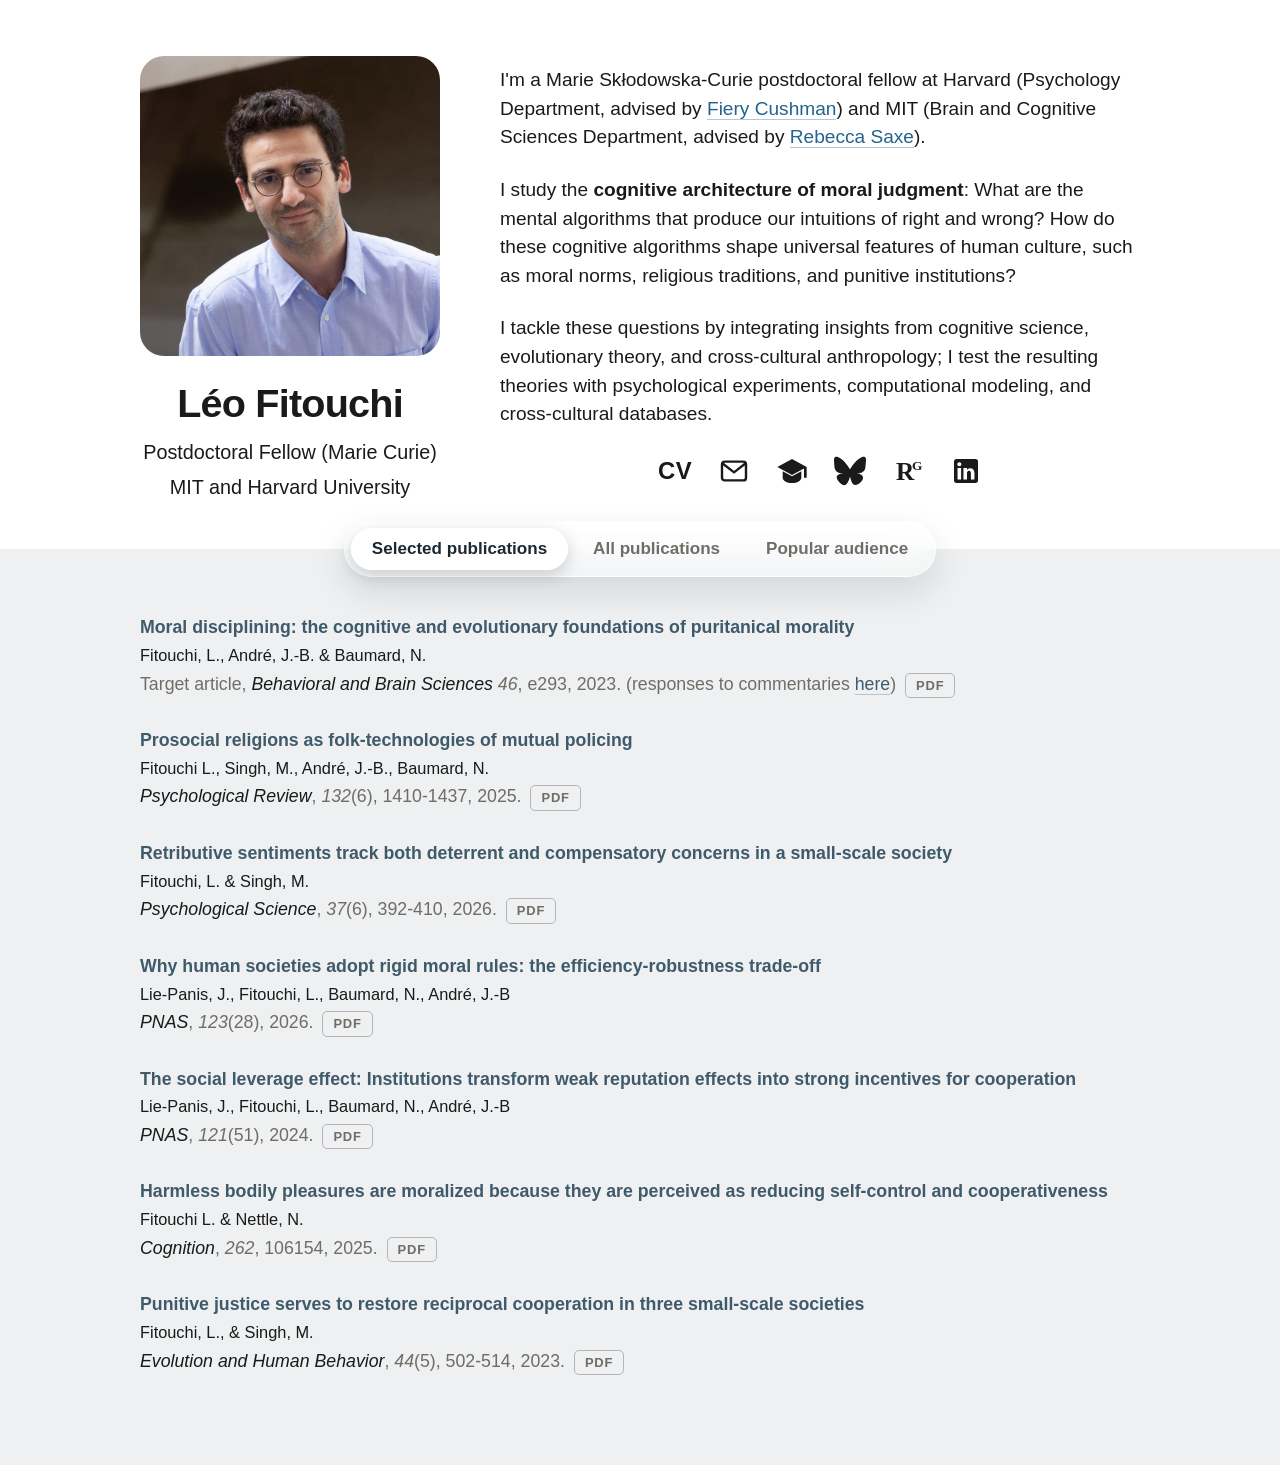
<file: index.html>
<!DOCTYPE html>
<html lang="en">
<head>
<meta charset="utf-8">
<meta name="viewport" content="width=device-width, initial-scale=1">
<title>Léo Fitouchi</title>
<meta name="description" content="Léo Fitouchi — Marie Curie Postdoctoral Fellow, MIT and Harvard University. Moral cognition, cooperation, and the evolution of normative culture.">
<link rel="icon" href="data:image/svg+xml,%3Csvg xmlns='http://www.w3.org/2000/svg' viewBox='0 0 32 32'%3E%3Ctext x='3' y='25' font-family='Georgia,serif' font-size='26' fill='%233f5a6b'%3EF%3C/text%3E%3C/svg%3E">
<link rel="stylesheet" href="style.css?v=51">
</head>
<body>

<header class="wrap">

  <div class="about">
    <div class="about__id">
      <img class="about__portrait" src="images/leo-fitouchi-2026-square.jpg" alt="Léo Fitouchi" width="900" height="900">
      <h1 class="about__name">Léo Fitouchi</h1>
      <p class="about__role">Postdoctoral Fellow (Marie Curie)</p>
      <p class="about__affil">MIT and Harvard University</p>

    </div>
    <div class="about__text">

      <p>I'm a Marie Skłodowska-Curie postdoctoral fellow at Harvard (Psychology Department, advised by <a class="lab-link" href="https://cushmanlab.fas.harvard.edu">Fiery Cushman</a>) and MIT (Brain and Cognitive Sciences Department, advised by <a class="lab-link" href="https://saxelab.mit.edu">Rebecca Saxe</a>).</p>

      <p>I study the <strong>cognitive architecture of moral judgment</strong>: What are the mental algorithms that produce our intuitions of right and wrong? How do these cognitive algorithms shape universal features of human culture, such as moral norms, religious traditions, and punitive institutions?</p>

      <p>I tackle these questions by integrating insights from cognitive science, evolutionary theory, and cross-cultural anthropology; I test the resulting theories with psychological experiments, computational modeling, and cross-cultural databases.</p>

      <p class="profile-buttons">
        <a class="cv-btn" href="CV_Fitouchi.pdf" data-label="CV">
          <span class="button-label">CV</span>
        </a>
        <a class="icon-btn" href="mailto:leo.fitouchi@gmail.com" data-label="Email">
          <svg viewBox="0 0 24 24" width="18" height="18" fill="none" stroke="currentColor" stroke-width="1.8" aria-hidden="true"><rect x="3" y="5" width="18" height="14" rx="2"/><path d="m3 6 9 7 9-7"/></svg>
          <span class="button-label">Email</span>
        </a>
        <a class="icon-btn" href="https://scholar.google.com/citations?user=fJDVuOEAAAAJ&amp;hl=fr" data-label="Google Scholar">
          <svg viewBox="0 0 24 24" width="26" height="26" fill="currentColor" aria-hidden="true"><path d="M12 3 1 9l11 6 9-4.91V17h2V9L12 3zm-7 9.18V17c0 2.21 3.13 4 7 4s7-1.79 7-4v-4.82l-7 3.82-7-3.82z"/></svg>
          <span class="button-label">Google Scholar</span>
        </a>
        <a class="icon-btn" href="https://bsky.app/profile/lfitouchi.bsky.social" data-label="Bluesky">
          <svg viewBox="0 0 24 24" width="26" height="26" fill="currentColor" aria-hidden="true"><path d="M12 10.8c-1.087-2.114-4.046-6.053-6.798-7.995C2.566.944 1.561 1.266.902 1.565.139 1.908 0 3.08 0 3.768c0 .69.378 5.65.624 6.479.815 2.736 3.713 3.66 6.383 3.364-3.912.58-7.387 2.005-2.83 7.078 5.013 5.19 6.87-1.113 7.823-4.308.953 3.195 2.05 9.271 7.733 4.308 4.267-4.308 1.172-6.498-2.74-7.078 2.67.297 5.568-.628 6.383-3.364.246-.828.624-5.79.624-6.478 0-.69-.139-1.861-.902-2.206-.659-.298-1.664-.62-4.3 1.24C16.046 4.748 13.087 8.687 12 10.8z"/></svg>
          <span class="button-label">Bluesky</span>
        </a>
        <a class="icon-btn" href="https://www.researchgate.net/profile/Leo-Fitouchi" data-label="ResearchGate">
          <svg viewBox="0 0 24 24" width="26" height="26" aria-hidden="true"><text x="3" y="19" font-family="Georgia, serif" font-size="19" font-weight="700" fill="currentColor">R</text><text x="15" y="11" font-family="Georgia, serif" font-size="10" font-weight="700" fill="currentColor">G</text></svg>
          <span class="button-label">ResearchGate</span>
        </a>
        <a class="icon-btn" href="https://www.linkedin.com/in/l%C3%A9o-fitouchi-7833932ab/" data-label="LinkedIn">
          <svg viewBox="0 0 24 24" width="26" height="26" fill="currentColor" aria-hidden="true"><path d="M19 3a2 2 0 0 1 2 2v14a2 2 0 0 1-2 2H5a2 2 0 0 1-2-2V5a2 2 0 0 1 2-2h14zM8.34 18.34V9.75H5.67v8.59h2.67zM7 8.48a1.55 1.55 0 1 0 0-3.1 1.55 1.55 0 0 0 0 3.1zm11.34 9.86v-4.7c0-2.52-1.34-3.69-3.13-3.69-1.44 0-2.09.79-2.45 1.35v-1.55H10.1c.04.75 0 8.59 0 8.59h2.66v-4.8c0-.26.02-.51.1-.7.2-.51.66-1.04 1.42-1.04 1 0 1.4.76 1.4 1.88v4.66h2.66z"/></svg>
          <span class="button-label">LinkedIn</span>
        </a>
      </p>
    </div>
  </div>

</header>

<nav class="tabs" aria-label="Sections">
  <div class="wrap">
    <ul>
      <span class="tabs__thumb" aria-hidden="true"></span>
      <li><a href="#selected" data-tab="selected" aria-current="page">Selected publications</a></li>
      <li><a href="#all" data-tab="all">All publications</a></li>
      <li><a href="#popular" data-tab="popular">Popular audience</a></li>
    </ul>
  </div>
</nav>

<main>
  <div class="wrap">

    <section id="selected" class="tab-panel">

      <ul class="pubs pubs--stacked">

        <li>
          <a class="pub-title" href="https://doi.org/10.1017/S0140525X22002047">Moral disciplining: the cognitive and evolutionary foundations of puritanical morality</a>
          <span class="pub-authors">Fitouchi, L., André, J.-B. &amp; Baumard, N.</span>
          <span class="pub-venue">Target article, <cite>Behavioral and Brain Sciences</cite> <em>46</em>, e293, 2023. <span class="note">(responses to commentaries <a href="pdfs/fitouchi-2023-bbs-responses.pdf">here</a>)</span> <span class="refs"><a class="ref" href="pdfs/fitouchi-2023-moral-disciplining.pdf">PDF</a></span></span>
        </li>

        <li>
          <a class="pub-title" href="https://doi.org/10.1037/rev0000531">Prosocial religions as folk-technologies of mutual policing</a>
          <span class="pub-authors">Fitouchi L., Singh, M., André, J.-B., Baumard, N.</span>
          <span class="pub-venue"><cite>Psychological Review</cite>, <em>132</em>(6), 1410-1437, 2025. <span class="refs"><a class="ref" href="pdfs/fitouchi-2025-prosocial-religions.pdf">PDF</a></span></span>
        </li>

        <li>
          <a class="pub-title" href="https://doi.org/10.1177/09567976261439088">Retributive sentiments track both deterrent and compensatory concerns in a small-scale society</a>
          <span class="pub-authors">Fitouchi, L. &amp; Singh, M.</span>
          <span class="pub-venue"><cite>Psychological Science</cite>, <em>37</em>(6), 392-410, 2026. <span class="refs"><a class="ref" href="pdfs/fitouchi-2026-retributive-sentiments.pdf">PDF</a></span></span>
        </li>

        <li>
          <a class="pub-title" href="https://doi.org/10.1073/pnas.2535467123">Why human societies adopt rigid moral rules: the efficiency-robustness trade-off</a>
          <span class="pub-authors">Lie-Panis, J., Fitouchi, L., Baumard, N., André, J.-B</span>
          <span class="pub-venue"><cite>PNAS</cite>, <em>123</em>(28), 2026. <span class="refs"><a class="ref" href="pdfs/lie-panis-2026-rigid-moral-rules.pdf">PDF</a></span></span>
        </li>

        <li>
          <a class="pub-title" href="https://doi.org/10.1073/pnas.2408802121">The social leverage effect: Institutions transform weak reputation effects into strong incentives for cooperation</a>
          <span class="pub-authors">Lie-Panis, J., Fitouchi, L., Baumard, N., André, J.-B</span>
          <span class="pub-venue"><cite>PNAS</cite>, <em>121</em>(51), 2024. <span class="refs"><a class="ref" href="pdfs/lie-panis-2024-social-leverage.pdf">PDF</a></span></span>
        </li>

        <li>
          <a class="pub-title" href="https://doi.org/10.1016/j.cognition.2025.106154">Harmless bodily pleasures are moralized because they are perceived as reducing self-control and cooperativeness</a>
          <span class="pub-authors">Fitouchi L. &amp; Nettle, N.</span>
          <span class="pub-venue"><cite>Cognition</cite>, <em>262</em>, 106154, 2025. <span class="refs"><a class="ref" href="pdfs/fitouchi-2025-harmless-pleasures.pdf">PDF</a></span></span>
        </li>

        <li>
          <a class="pub-title" href="https://doi.org/10.1016/j.evolhumbehav.2023.03.001">Punitive justice serves to restore reciprocal cooperation in three small-scale societies</a>
          <span class="pub-authors">Fitouchi, L., &amp; Singh, M.</span>
          <span class="pub-venue"><cite>Evolution and Human Behavior</cite>, <em>44</em>(5), 502-514, 2023. <span class="refs"><a class="ref" href="pdfs/fitouchi-2023-punitive-justice.pdf">PDF</a></span></span>
        </li>

      </ul>
    
    </section>

    <section id="all" class="tab-panel" hidden>

      <ul class="pubs pubs--stacked">

        <li>
          <a class="pub-title" href="https://osf.io/preprints/osf/me6bz">Carving stories at their natural joints</a>
          <span class="pub-authors">Dubourg, E., Thouzeau, V., Beuchot, T., Bonard, C., Boyer, P., Clasen, M., Boon-Falleur, M., Fiorio, G., Fitouchi, L., Fisher, M., Grant, A., Hye-Knudsen, M., Katiyar, T., Kjeldgaard-Christiansen, J., Mercier, M., Mercier, H., Morin, O., Salmon, C., Scott-Phillips, T., Scrivner, C., Sijilmassi, A., Singh, M., Smith, M., Sobchuk, O., Stubbersfield, J., Varnum, M., Verpooten, J., Zhong, Y.</span>
          <span class="pub-venue"><cite>Psychological Review</cite>, in press. <span class="refs"><a class="ref" href="pdfs/dubourg-2026-carving-stories.pdf">PDF</a></span></span>
        </li>

        <li>
          <a class="pub-title" href="https://doi.org/10.1073/pnas.2535467123">Why human societies adopt rigid moral rules: the efficiency-robustness trade-off</a>
          <span class="pub-authors">Lie-Panis, J., Fitouchi, L., Baumard, N., André, J.-B</span>
          <span class="pub-venue"><cite>PNAS</cite>, <em>123</em>(28), in press. <span class="refs"><a class="ref" href="pdfs/lie-panis-2026-rigid-moral-rules.pdf">PDF</a></span></span>
        </li>

        <li>
          <a class="pub-title" href="https://doi.org/10.1177/09567976261439088">Retributive sentiments track both deterrent and compensatory concerns in a small-scale society</a>
          <span class="pub-authors">Fitouchi, L. &amp; Singh, M.</span>
          <span class="pub-venue"><cite>Psychological Science</cite>, <em>37</em>(6), 392-410, 2026. <span class="refs"><a class="ref" href="pdfs/fitouchi-2026-retributive-sentiments.pdf">PDF</a></span></span>
        </li>

        <li>
          <a class="pub-title" href="https://doi.org/10.1016/j.cognition.2025.106154">Harmless bodily pleasures are moralized because they are perceived as reducing self-control and cooperativeness</a>
          <span class="pub-authors">Fitouchi L. &amp; Nettle, N.</span>
          <span class="pub-venue"><cite>Cognition</cite>, <em>262</em>, 106154, 2025. <span class="refs"><a class="ref" href="pdfs/fitouchi-2025-harmless-pleasures.pdf">PDF</a></span></span>
        </li>

        <li>
          <a class="pub-title" href="https://doi.org/10.1037/rev0000531">Prosocial religions as folk-technologies of mutual policing</a>
          <span class="pub-authors">Fitouchi L., Singh, M., André, J.-B., Baumard, N.</span>
          <span class="pub-venue"><cite>Psychological Review</cite>, <em>132</em>(6), 1410-1437, 2025. <span class="refs"><a class="ref" href="pdfs/fitouchi-2025-prosocial-religions.pdf">PDF</a></span></span>
        </li>

        <li>
          <a class="pub-title" href="https://doi.org/10.1073/pnas.2408802121">The social leverage effect: Institutions transform weak reputation effects into strong incentives for cooperation</a>
          <span class="pub-authors">Lie-Panis, J., Fitouchi, L., Baumard, N., André, J.-B</span>
          <span class="pub-venue"><cite>PNAS</cite>, <em>121</em>(51), 2024. <span class="refs"><a class="ref" href="pdfs/lie-panis-2024-social-leverage.pdf">PDF</a></span></span>
        </li>

        <li>
          <a class="pub-title" href="https://doi.org/10.1093/oxfordhb/9780197544754.013.35">Are there really so many moral emotions? Carving morality at its functional joints</a>
          <span class="pub-authors">Fitouchi, L., André J.-B. &amp; Baumard, N.</span>
          <span class="pub-venue">In Al-Shawaf, L. &amp; Shackelford, T. K. (Eds). <cite>The Oxford Handbook for Evolution and the Emotions</cite>, 2024. <span class="refs"><a class="ref" href="pdfs/fitouchi-2024-moral-emotions.pdf">PDF</a></span></span>
        </li>

        <li>
          <a class="pub-title" href="https://doi.org/10.1017/S0140525X22002047">Moral disciplining: the cognitive and evolutionary foundations of puritanical morality</a>
          <span class="pub-authors">Fitouchi, L., André, J.-B. &amp; Baumard, N.</span>
          <span class="pub-venue"><cite>Behavioral and Brain Sciences</cite>, <em>46</em>, e296, 2023. <span class="note">[Target Article]</span> <span class="note">(responses to commentaries <a href="pdfs/fitouchi-2023-bbs-responses.pdf">here</a>)</span> <span class="refs"><a class="ref" href="pdfs/fitouchi-2023-moral-disciplining.pdf">PDF</a></span></span>
        </li>

        <li>
          <a class="pub-title" href="https://doi.org/10.1017/S0140525X23001188">The puritanical moral contract: purity, cooperation, and the architecture of the moral mind</a>
          <span class="pub-authors">Fitouchi, L., André, J.-B., Baumard, N.</span>
          <span class="pub-venue"><cite>Behavioral and Brain Sciences</cite>, 2023. <span class="note">[Response to commentaries]</span> <span class="refs"><a class="ref" href="pdfs/fitouchi-2023-bbs-responses.pdf">PDF</a></span></span>
        </li>

        <li>
          <a class="pub-title" href="https://doi.org/10.1016/j.evolhumbehav.2023.03.001">Punitive justice serves to restore reciprocal cooperation in three small-scale societies</a>
          <span class="pub-authors">Fitouchi, L., &amp; Singh, M.</span>
          <span class="pub-venue"><cite>Evolution and Human Behavior</cite>, <em>44</em>(5), 502-514, 2023. <span class="refs"><a class="ref" href="pdfs/fitouchi-2023-punitive-justice.pdf">PDF</a></span></span>
        </li>

        <li>
          <a class="pub-title" href="https://doi.org/10.1017/S0140525X23001279">Reciprocal contracts—not competitive acquisition—explain the moral psychology of ownership</a>
          <span class="pub-authors">André, J.-B., Fitouchi, L., Baumard, N.</span>
          <span class="pub-venue"><cite>Behavioral and Brain Sciences</cite>, 2023. <span class="note">[Commentary on Boyer]</span> <span class="refs"><a class="ref" href="pdfs/andre-2023-reciprocal-contracts.pdf">PDF</a></span></span>
        </li>

        <li>
          <a class="pub-title" href="https://doi.org/10.1016/j.copsyc.2021.09.022">Supernatural punishment beliefs as cognitively compelling tools of social control</a>
          <span class="pub-authors">Fitouchi, L., &amp; Singh, M.</span>
          <span class="pub-venue"><cite>Current Opinion in Psychology</cite>, 252-257, 2022. <span class="refs"><a class="ref" href="pdfs/fitouchi-2022-supernatural-punishment.pdf">PDF</a></span></span>
        </li>

        <li>
          <a class="pub-title" href="https://doi.org/10.1017/S0140525X22001340">When instrumental inference hides behind seemingly arbitrary conventions</a>
          <span class="pub-authors">Dubourg, E., Fitouchi, L. &amp; Baumard, N.</span>
          <span class="pub-venue"><cite>Behavioral and Brain Sciences</cite>, 2022. <span class="note">[Commentary on Jiagello et al.]</span> <span class="refs"><a class="ref" href="https://psyarxiv.com/69vek">PDF</a></span></span>
        </li>

        <li>
          <a class="pub-title" href="https://doi.org/10.1080/2153599X.2022.2065352">From supernatural punishment to big gods to puritanical religions: clarifying explanatory targets in the rise of moralizing religions</a>
          <span class="pub-authors">Fitouchi, L., André J.-B. &amp; Baumard, N.</span>
          <span class="pub-venue"><cite>Religion, Brain &amp; Behavior</cite>, 2022. <span class="note">[Commentary on Turchin et al.]</span> <span class="refs"><a class="ref" href="pdfs/fitouchi-2022-big-gods.pdf">PDF</a></span></span>
        </li>

        <li>
          <a class="pub-title" href="https://doi.org/10.1038/s41598-021-95914-7">Cultural diversity and wisdom of crowds are mutually beneficial and evolutionarily stable</a>
          <span class="pub-authors">De Courson, B., Fitouchi, L., Bouchaud, J.-P. &amp; Benzaquen, M.</span>
          <span class="pub-venue"><cite>Scientific reports</cite>, <em>11</em>(1), 16566, 2021. <span class="refs"><a class="ref" href="pdfs/de-courson-2021-cultural-diversity.pdf">PDF</a></span></span>
        </li>

        <li>
          <a class="pub-title" href="https://doi.org/10.1080/2153599X.2021.1881607">The intertwined cultural evolution of ascetic spiritualities and puritanical religions as technologies of self-discipline</a>
          <span class="pub-authors">Fitouchi, L., André J.-B. &amp; Baumard, N.</span>
          <span class="pub-venue"><cite>Religion, Brain &amp; Behavior</cite>, 2021. <span class="note">[Commentary on Glucklich]</span> <span class="refs"><a class="ref" href="pdfs/fitouchi-2021-ascetic-spiritualities.pdf">PDF</a></span></span>
        </li>

      </ul>

      <h2>In progress</h2>
      <ul class="pubs pubs--stacked">

        <li>
          <a class="pub-title" href="https://psyarxiv.com/2hxgu">An evolutionary contractualist theory of morality</a>
          <span class="pub-authors">André, J.-B., Fitouchi, L., Debove, S. &amp; Baumard, N.</span>
          <span class="pub-venue"><span class="note">[in revision at <cite>Psychological Review</cite>]</span> <span class="refs"><a class="ref" href="https://psyarxiv.com/2hxgu">PREPRINT</a></span></span>
        </li>

        <li>
          <a class="pub-title" href="https://osf.io/preprints/psyarxiv/sfe9u">Trust in artificial moral advisors across cultures</a>
          <span class="pub-authors">Claessens, S., Bocian, K., Boggio, P., Fiorio, G., Fitouchi, L., Genç, Z., Hannikainen, I., Kamitz, L., Konur, T., Liu, P., Miazek, K., Sampaio, W., Suarez, J., Veitch, P., Yilmaz, O., Yu, H. &amp; Everett, J.</span>
          <span class="pub-venue"><span class="note">[under review]</span> <span class="refs"><a class="ref" href="https://osf.io/preprints/psyarxiv/sfe9u">PREPRINT</a></span></span>
        </li>

        <li>
          <a class="pub-title" href="https://osf.io/preprints/psyarxiv/wb7am">Trust miscalibration across cultures and social classes</a>
          <span class="pub-authors">Darcy, G., Fitouchi, L., Thouzeau, V., André, J.-B. &amp; Chevallier, C.</span>
          <span class="pub-venue"><span class="note">[under review]</span> <span class="refs"><a class="ref" href="https://osf.io/preprints/psyarxiv/wb7am">PREPRINT</a></span></span>
        </li>

      </ul>
    
    
    </section>

    <section id="popular" class="tab-panel" hidden>


      <ul class="media-grid">

        <li>
          <a href="https://www.radiofrance.fr/franceinter/podcasts/la-question-qui/la-question-qui-du-lundi-06-novembre-2023-8274920">
            <img src="images/france-inter-logo.svg" alt="" width="500" height="500" loading="lazy">
            <h3>D'où vient notre sens de la justice?</h3>
            <p class="outlet">France Inter</p>
            <p class="meta">Audio Podcast (2023)</p>
          </a>
        </li>

        <li>
          <a href="https://www.youtube.com/watch?v=8OmmJ_fx0aM">
            <img src="images/blake-ancient-of-days.jpg" alt="" width="1200" height="1200" loading="lazy">
            <h3>La religion expliquée par l'évolution ?</h3>
            <p class="outlet">La Tronche en Biais</p>
            <p class="meta">Video Podcast (2025)</p>
          </a>
        </li>

        <li>
          <a href="https://www.youtube.com/watch?v=duLUU9e0i0k">
            <img src="images/evolutionary-psychology-podcast.jpg" alt="" width="900" height="900" loading="lazy">
            <h3>Why is self-control moralized?</h3>
            <p class="outlet">Evolutionary Psychology: The Podcast</p>
            <p class="meta">Video podcast (2025)</p>
          </a>
        </li>

        <li>
          <a href="https://www.hbes.com/whats-punishment-like-in-small-scale-societies/">
            <img src="images/hbes.jpg" alt="" width="740" height="740" loading="lazy">
            <h3>What's punishment like in small-scale societies?</h3>
            <p class="outlet">HBES</p>
            <p class="meta">Article (2023)</p>
          </a>
        </li>

        <li>
          <a href="https://www.youtube.com/watch?v=Nv1XIcW2uCY">
            <img src="images/the-dissenter.jpg" alt="" width="900" height="900" loading="lazy">
            <h3>Moral emotions, punishment, and puritanical morality</h3>
            <p class="outlet">The Dissenter (Ricardo Lopez)</p>
            <p class="meta">Video Podcast (2023)</p>
          </a>
        </li>

        <li>
          <a href="pdfs/fitouchi-2025-tse-magazine.pdf">
            <img src="images/tse-magazine.jpg" alt="" width="491" height="491" loading="lazy">
            <h3>The moral limits of markets (with Jean Tirole)</h3>
            <p class="outlet">TSE Magazine</p>
            <p class="meta">Article (2025)</p>
          </a>
        </li>

        <li>
          <a href="https://sfecologie.org/regard/r126-mai-2025-lie-panis-et-al-institutions-et-cooperation/">
            <img src="images/supreme-court-columns.jpg" alt="" width="1200" height="1200" loading="lazy">
            <h3>Les institutions : des outils pour résoudre les problèmes de cooperation</h3>
            <p class="outlet">Société Française d'Écologie</p>
            <p class="meta">Article (2025)</p>
          </a>
        </li>

        <li>
          <a href="https://cognition.ens.fr/fr/news/la-morale-puritaine-pourquoi-condamner-des-plaisirs-apparemment-inoffensifs-16769">
            <img src="images/dec-actualites.jpg" alt="" width="1011" height="1011" loading="lazy">
            <h3>La morale puritaine</h3>
            <p class="outlet">DEC Actualités</p>
            <p class="meta">Article (2022)</p>
          </a>
        </li>

      </ul>

    
    
    </section>

  </div>
</main>

<script>
(function () {
  var links = document.querySelectorAll('.tabs a[data-tab]');
  var panels = document.querySelectorAll('.tab-panel');
  var list = document.querySelector('.tabs ul');
  var thumb = document.querySelector('.tabs__thumb');

  function positionThumb() {
    var active = document.querySelector('.tabs a[aria-current="page"]');
    if (!active) return;
    thumb.style.width = active.offsetWidth + 'px';
    thumb.style.transform = 'translateX(' + active.offsetLeft + 'px)';
  }

  function show(id) {
    panels.forEach(function (p) { p.hidden = p.id !== id; });
    links.forEach(function (l) {
      if (l.dataset.tab === id) { l.setAttribute('aria-current', 'page'); }
      else { l.removeAttribute('aria-current'); }
    });
    positionThumb();
  }

  links.forEach(function (l) {
    l.addEventListener('click', function (e) {
      e.preventDefault();
      history.replaceState(null, '', '#' + l.dataset.tab);
      show(l.dataset.tab);
    });
  });

  window.addEventListener('resize', positionThumb);

  var initial = location.hash.replace('#', '');
  show(document.getElementById(initial) ? initial : 'selected');
  requestAnimationFrame(function () { list.classList.add('ready'); });
})();
</script>

<div class="cursor-label" aria-hidden="true"></div>
<script>
(function () {
  if (!window.matchMedia('(hover: hover) and (pointer: fine)').matches) return;
  var tip = document.querySelector('.cursor-label');
  document.querySelectorAll('.profile-buttons [data-label]').forEach(function (el) {
    el.addEventListener('mouseenter', function () { tip.textContent = el.dataset.label; tip.classList.add('is-on'); });
    el.addEventListener('mouseleave', function () { tip.classList.remove('is-on'); });
    el.addEventListener('mousemove', function (e) {
      tip.style.transform = 'translate(' + (e.clientX + 16) + 'px,' + (e.clientY + 20) + 'px)';
    });
  });
})();
</script>

</body>
</html>
</file>
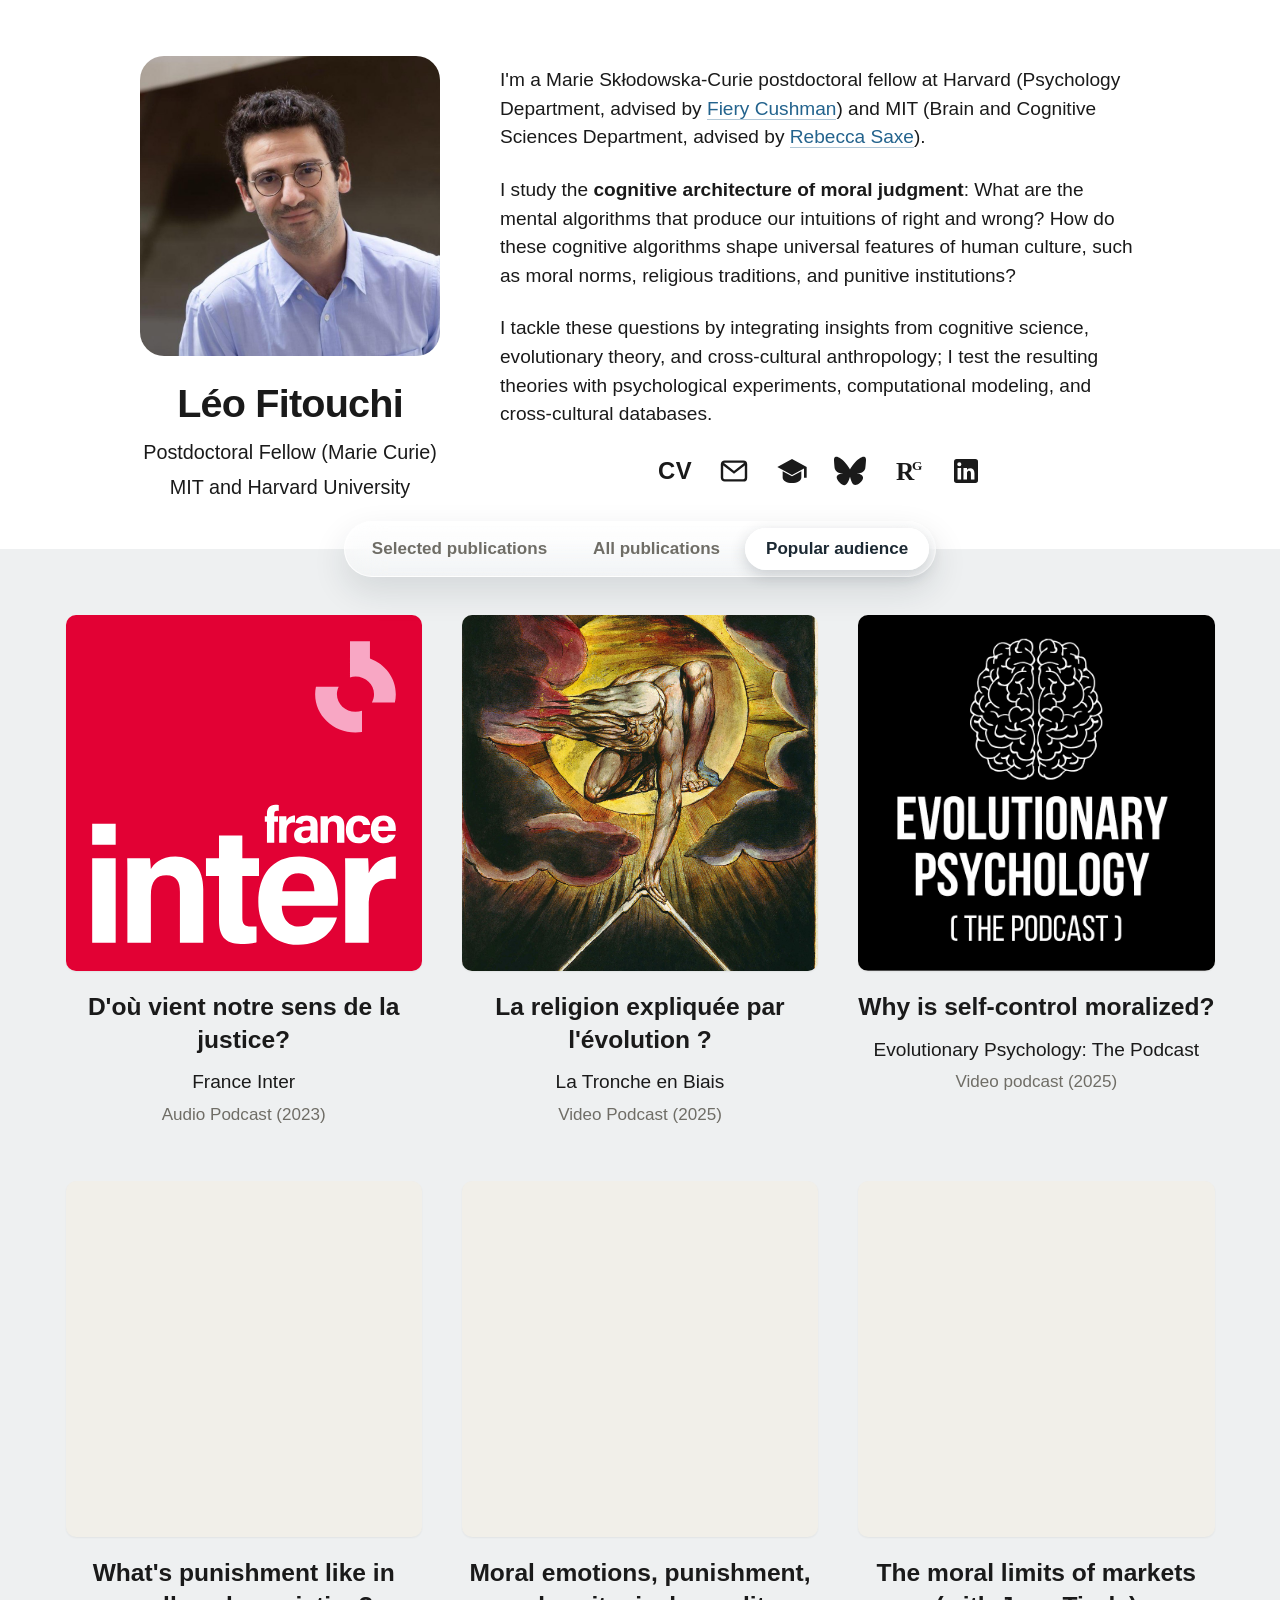
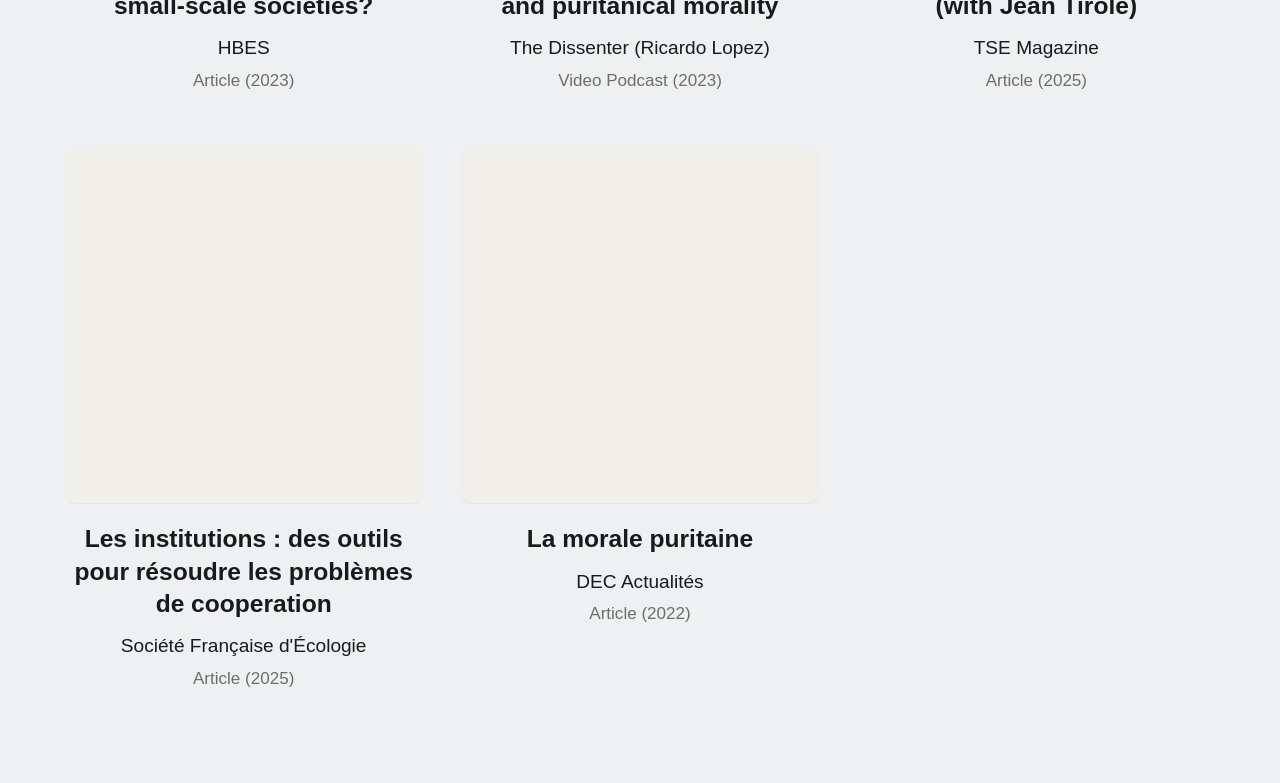
<file: popular-audience.html>
<!DOCTYPE html>
<html lang="en">
<head>
<meta charset="utf-8">
<meta http-equiv="refresh" content="0;url=index.html#popular">
<title>Léo Fitouchi — Popular audience</title>
</head>
<body>
<p><a href="index.html#popular">This page has moved here.</a></p>
</body>
</html>
</file>
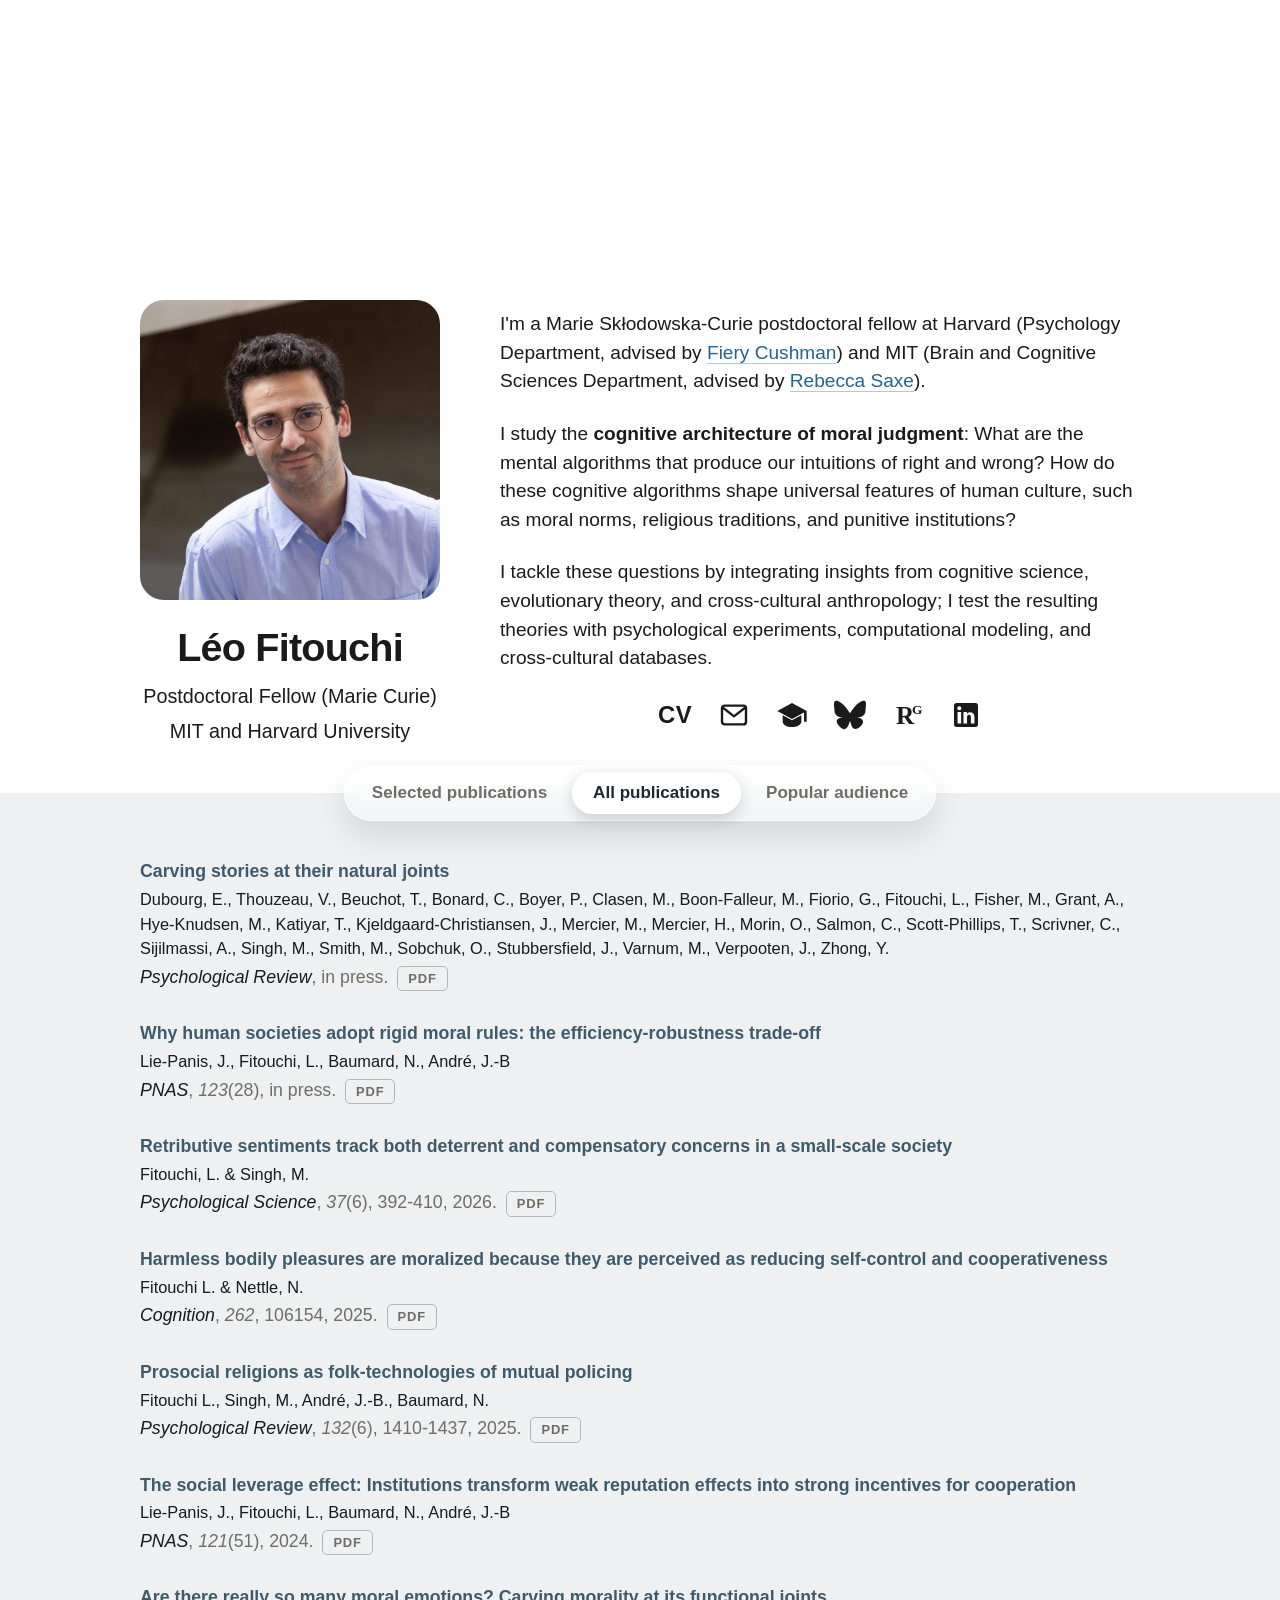
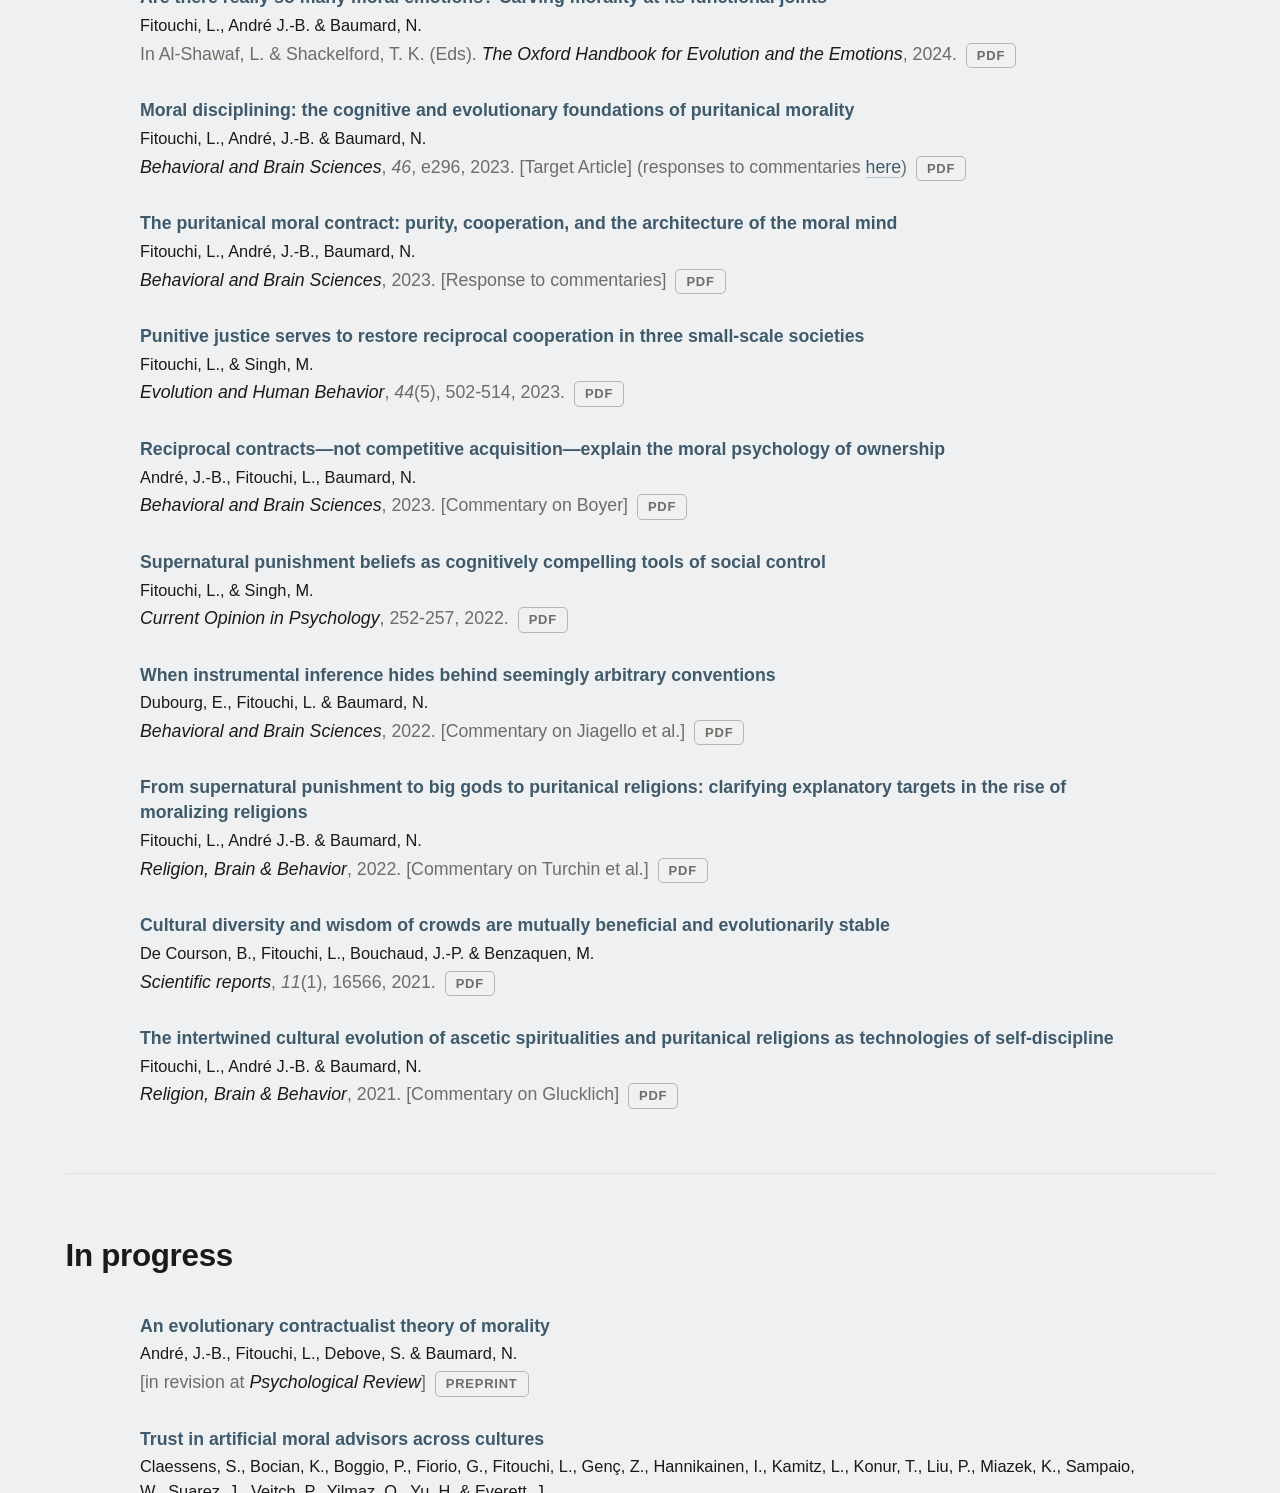
<file: publications.html>
<!DOCTYPE html>
<html lang="en">
<head>
<meta charset="utf-8">
<meta http-equiv="refresh" content="0;url=index.html#all">
<title>Léo Fitouchi — Publications</title>
</head>
<body>
<p><a href="index.html#all">Publications have moved here.</a></p>
</body>
</html>
</file>
<file: style.css>
/* Léo Fitouchi — personal site */

:root {
  --bg: #ffffff;
  --text: #1a1a1a;
  --muted: #6f6d66;
  --accent: #3f5a6b;
  --rule: #e3dfd7;
  --serif: Georgia, "Iowan Old Style", "Times New Roman", Times, serif;
  --sans: -apple-system, BlinkMacSystemFont, "Segoe UI", Helvetica, Arial, sans-serif;
}

*,
*::before,
*::after { box-sizing: border-box; }

html {
  font-size: 13.65px;
  -webkit-text-size-adjust: 100%;
  scroll-behavior: smooth;
}

body {
  margin: 0;
  background: var(--bg);
  color: var(--text);
  font-family: var(--sans);
  font-size: 18.9px;
  line-height: 1.65;
  font-weight: 400;
  -webkit-font-smoothing: antialiased;
}

a { color: var(--accent); text-decoration: none; border-bottom: 1px solid rgba(63, 90, 107, 0.3); }
a:hover { border-bottom-color: var(--accent); }

img { max-width: 100%; height: auto; display: block; }

.wrap {
  max-width: 1197px;
  margin: 0 auto;
  padding: 0 24px;
}

.wrap--wide { max-width: 1260px; }

/* Section tabs (liquid glass) */

.tabs {
  background: linear-gradient(to bottom, var(--bg) 50%, #eef0f1 50%);
  padding: 0;
}

.tabs .wrap {
  display: flex;
  justify-content: center;
}

.tabs ul {
  position: relative;
  list-style: none;
  margin: 0;
  padding: 6px;
  display: inline-flex;
  flex-wrap: wrap;
  justify-content: center;
  gap: 4px;
  border-radius: 999px;
  background: linear-gradient(180deg, rgba(255, 255, 255, 0.55), rgba(255, 255, 255, 0.25));
  -webkit-backdrop-filter: blur(18px) saturate(1.6);
  backdrop-filter: blur(18px) saturate(1.6);
  border: 1px solid rgba(255, 255, 255, 0.8);
  box-shadow:
    0 14px 34px rgba(28, 41, 51, 0.12),
    inset 0 1px 0 rgba(255, 255, 255, 0.9);
}

.tabs__thumb {
  position: absolute;
  top: 6px;
  left: 0;
  height: calc(100% - 12px);
  border-radius: 999px;
  background: rgba(255, 255, 255, 0.95);
  box-shadow:
    0 5px 16px rgba(28, 41, 51, 0.2),
    inset 0 1px 0 #ffffff;
  z-index: 0;
  will-change: transform, width;
}

.tabs ul.ready .tabs__thumb {
  transition:
    transform 0.35s cubic-bezier(0.3, 0.8, 0.3, 1),
    width 0.35s cubic-bezier(0.3, 0.8, 0.3, 1);
}

.tabs a {
  position: relative;
  z-index: 1;
  display: inline-block;
  padding: 7px 21px;
  border-radius: 999px;
  font-size: 1.25rem;
  font-weight: 600;
  color: var(--muted);
  border: 0;
  transition: color 0.2s ease;
}

.tabs a:hover { color: var(--text); }

.tabs a[aria-current="page"] { color: #1c2933; }

.page-title {
  max-width: 860px;
  margin: 0 auto 28px !important;
  padding: 0 !important;
  border: 0 !important;
  font-size: 2.1rem;
  font-weight: 700;
  letter-spacing: -0.01em;
}

main.page { padding-top: 56px; }

.more-link {
  max-width: 860px;
  margin: 36px auto 0;
  font-size: 1.3rem;
  font-weight: 600;
}

.more-link a { border-bottom-color: transparent; }
.more-link a:hover { border-bottom-color: var(--accent); }

/* About (home) */

.about {
  display: grid;
  grid-template-columns: 300px 1fr;
  gap: 60px;
  max-width: 1000px;
  margin: 0 auto;
  align-items: center;
}

.about__id {
  text-align: center;
}

.about__portrait {
  display: block;
  width: 100%;
  aspect-ratio: 1 / 1;
  margin: 0 auto;
  border-radius: 24px;
  object-fit: cover;
}

.about__name {
  font-family: var(--sans);
  font-weight: 700;
  font-size: 2.9rem;
  letter-spacing: -0.02em;
  line-height: 1.1;
  margin: 26px 0 0;
}

.about__role {
  margin: 14px 0 0;
  font-size: 1.45rem;
  font-weight: 400;
  color: var(--text);
  line-height: 1.3;
}

.about__affil {
  margin: 10px 0 0;
  font-size: 1.45rem;
  font-weight: 400;
  color: var(--text);
  line-height: 1.3;
}

.about__text > p:not([class]):first-child { margin-top: 0; }

.about__labs {
  margin: 8px 0 0;
  font-size: 1.65rem;
  color: var(--text);
}

.about__labs a {
  color: var(--text);
  border-bottom-color: rgba(26, 26, 26, 0.3);
}

.about__labs a:hover {
  color: var(--accent);
  border-bottom-color: var(--accent);
}

.about__text {
  min-width: 0;
  padding-top: 0;
  container-type: inline-size;
}

.profile-buttons {
  margin: 22px 0 0;
  display: flex;
  flex-wrap: wrap;
  align-items: center;
  justify-content: center;
  gap: 8px;
}

.icon-btn,
.cv-btn {
  display: inline-flex;
  flex-shrink: 0;
  align-items: center;
  justify-content: center;
  height: 40px;
  padding: 0;
  border: 0;
  color: var(--text);
  background: transparent;
  white-space: nowrap;
}

.cv-btn {
  font-size: 1.75rem;
  font-weight: 800;
  letter-spacing: 0.02em;
}

.icon-btn:hover,
.cv-btn:hover {
  color: var(--accent);
}

.icon-btn,
.cv-btn {
  transition: color 0.2s ease, transform 0.2s ease;
}

.icon-btn:hover,
.cv-btn:hover { transform: scale(1.25); }


.profile-buttons { gap: 26px; }

.profile-buttons svg { width: 32px; height: 32px; flex-shrink: 0; }

.icon-btn .button-label {
  position: absolute;
  width: 1px;
  height: 1px;
  padding: 0;
  margin: -1px;
  overflow: hidden;
  clip-path: inset(50%);
  white-space: nowrap;
}

.about__text > p:not([class]) {
  margin: 1.25em 0 0;
  font-size: 1.4rem;
  line-height: 1.5;
}

.about__text > p:not([class]) a {
  border-bottom-color: transparent;
  font-weight: 500;
}

.about__text > p:not([class]) a:hover {
  border-bottom-color: var(--accent);
}

.about__text > p:not([class]) a.lab-link {
  color: #23638d;
  font-weight: 400;
  border-bottom-color: rgba(35, 99, 141, 0.35);
}

.about__text > p:not([class]) a.lab-link:hover {
  color: var(--accent);
  border-bottom-color: var(--accent);
}

.about__text strong { font-weight: 650; }

/* Layout */

header.wrap { padding-top: 56px; padding-bottom: 20px; }

main {
  background: #eef0f1;
  padding: 30px 0 90px;
}


.tab-panel > .pubs:first-child { margin-top: 8px; }

.tab-panel > h3:first-child { margin-top: 8px; }

.tab-panel > .media-grid:first-child { margin-top: 8px; }

.profile-links {
  margin: 22px 0 0;
  font-size: 1.2rem;
  color: var(--muted);
  display: flex;
  flex-wrap: wrap;
  gap: 6px 26px;
}

.profile-links a {
  color: #33495a;
  font-weight: 500;
}

.profile-links a:hover { border-bottom-color: #33495a; }

.profile-links a { border-bottom-color: transparent; }
.profile-links a:hover { border-bottom-color: var(--accent); }
.profile-links span[aria-hidden] { color: var(--rule); }

/* Sections */

h2 {
  font-family: var(--sans);
  font-weight: 700;
  font-size: 2.3rem;
  letter-spacing: -0.01em;
  margin: 64px 0 0;
  padding: 56px 0 0;
  border-top: 1px solid var(--rule);
}

h3 {
  font-family: var(--sans);
  font-weight: 600;
  font-size: 1.75rem;
  color: var(--muted);
  margin: 52px 0 0;
}

main .wrap > h2:first-child {
  margin-top: 0;
  padding-top: 0;
  border-top: 0;
}

h2 + .pubs, h3 + .pubs { margin-top: 32px; }

/* Publications */

.pubs {
  list-style: none;
  margin: 0 auto;
  padding: 0;
  max-width: 1000px;
}

.pubs li {
  margin: 0 0 26px;
  font-size: 1.3rem;
  line-height: 1.6;
}

.pubs li:last-child { margin-bottom: 0; }

a.pub-title {
  color: var(--accent);
  border-bottom: 1px solid transparent;
}

a.pub-title {
  border-bottom: 0;
  text-decoration: none;
  text-underline-offset: 3px;
  text-decoration-thickness: 1px;
}

a.pub-title:hover {
  text-decoration: underline;
}

.pubs cite {
  font-style: italic;
  font-weight: 600;
}

.note { color: var(--muted); }

.pubs--stacked li { margin-bottom: 30px; }

.pubs--stacked .pub-title {
  display: block;
  font-weight: 600;
  line-height: 1.4;
}

.pubs--stacked .pub-authors,
.pubs--stacked .pub-venue {
  display: block;
  margin-top: 3px;
  font-size: 1.2rem;
  line-height: 1.5;
}

.pubs--stacked .pub-venue { color: var(--muted); }

.pubs--stacked .pub-venue { font-size: 1.3rem; }

.pubs--stacked .pub-venue cite { color: var(--text); font-weight: 500; }

.refs {
  display: inline-flex;
  flex-wrap: wrap;
  gap: 8px;
  margin-left: 4px;
  vertical-align: baseline;
}

.ref {
  display: inline-block;
  border: 1px solid #b5b5b5;
  border-radius: 5px;
  padding: 2px 10px;
  font-size: 0.95rem;
  font-weight: 600;
  letter-spacing: 0.06em;
  text-transform: uppercase;
  color: var(--muted);
  background: transparent;
}

.ref:hover {
  border-color: var(--text);
  color: var(--text);
}

/* Media grid */

.media-grid {
  list-style: none;
  margin: 40px 0 0;
  padding: 0;
  display: grid;
  grid-template-columns: repeat(auto-fill, minmax(300px, 1fr));
  gap: 52px 40px;
}

.media-grid a {
  border: 0;
  color: inherit;
  display: block;
  text-align: center;
}

.media-grid img {
  width: 100%;
  aspect-ratio: 1 / 1;
  object-fit: cover;
  border-radius: 10px;
  background: #f1efe9;
  box-shadow: 0 1px 2px rgba(26, 26, 26, 0.06);
  transition: transform 0.25s ease, box-shadow 0.25s ease;
}

.media-grid a:hover img {
  transform: translateY(-3px);
  box-shadow: 0 10px 26px rgba(26, 26, 26, 0.14);
}

.media-grid h3 {
  font-family: var(--sans);
  font-size: 1.8rem;
  font-weight: 600;
  color: var(--text);
  margin: 20px 0 0;
  line-height: 1.32;
}

.media-grid a:hover h3 { color: var(--accent); }

.media-grid .outlet {
  margin: 10px 0 0;
  font-size: 1.4rem;
  font-weight: 500;
  color: var(--text);
}

.media-grid .meta {
  margin: 3px 0 0;
  font-size: 1.25rem;
  color: var(--muted);
}

/* Small screens */

@media (max-width: 800px) {
  .about { grid-template-columns: 1fr; gap: 32px; }
  .about__text { padding-top: 0; margin-top: 0; }
  .about__portrait { width: 220px; }
}

@media (max-width: 900px) {
  .tabs .wrap { padding: 0 16px; }
  .tabs ul {
    display: flex;
    width: 100%;
    flex-direction: column;
    border-radius: 22px;
    gap: 3px;
  }
  .tabs a { display: block; text-align: center; }
  .tabs a { padding: 10px 16px; font-size: 1.15rem; }
  .tabs__thumb { display: none; }
  .tabs a[aria-current="page"] {
    background: rgba(255, 255, 255, 0.95);
    border-radius: 999px;
    box-shadow: 0 3px 10px rgba(28, 41, 51, 0.15);
  }
}

@media (max-width: 640px) {
  body { font-size: 18.9px; }
  .about__name { font-size: 2.9rem; }
  main { padding-top: 36px; }
  h2 { margin-top: 56px; }
  .media-grid {
    grid-template-columns: repeat(auto-fill, minmax(150px, 1fr));
    gap: 32px 20px;
  }
}

#popular .page-title { max-width: none; }

.cursor-label {
  position: fixed;
  top: 0;
  left: 0;
  z-index: 50;
  pointer-events: none;
  padding: 4px 10px;
  border-radius: 6px;
  background: #22313c;
  color: #ffffff;
  font-size: 1.05rem;
  font-weight: 600;
  white-space: nowrap;
  opacity: 0;
  transition: opacity 0.12s ease;
}

.cursor-label.is-on { opacity: 1; }
</file>
